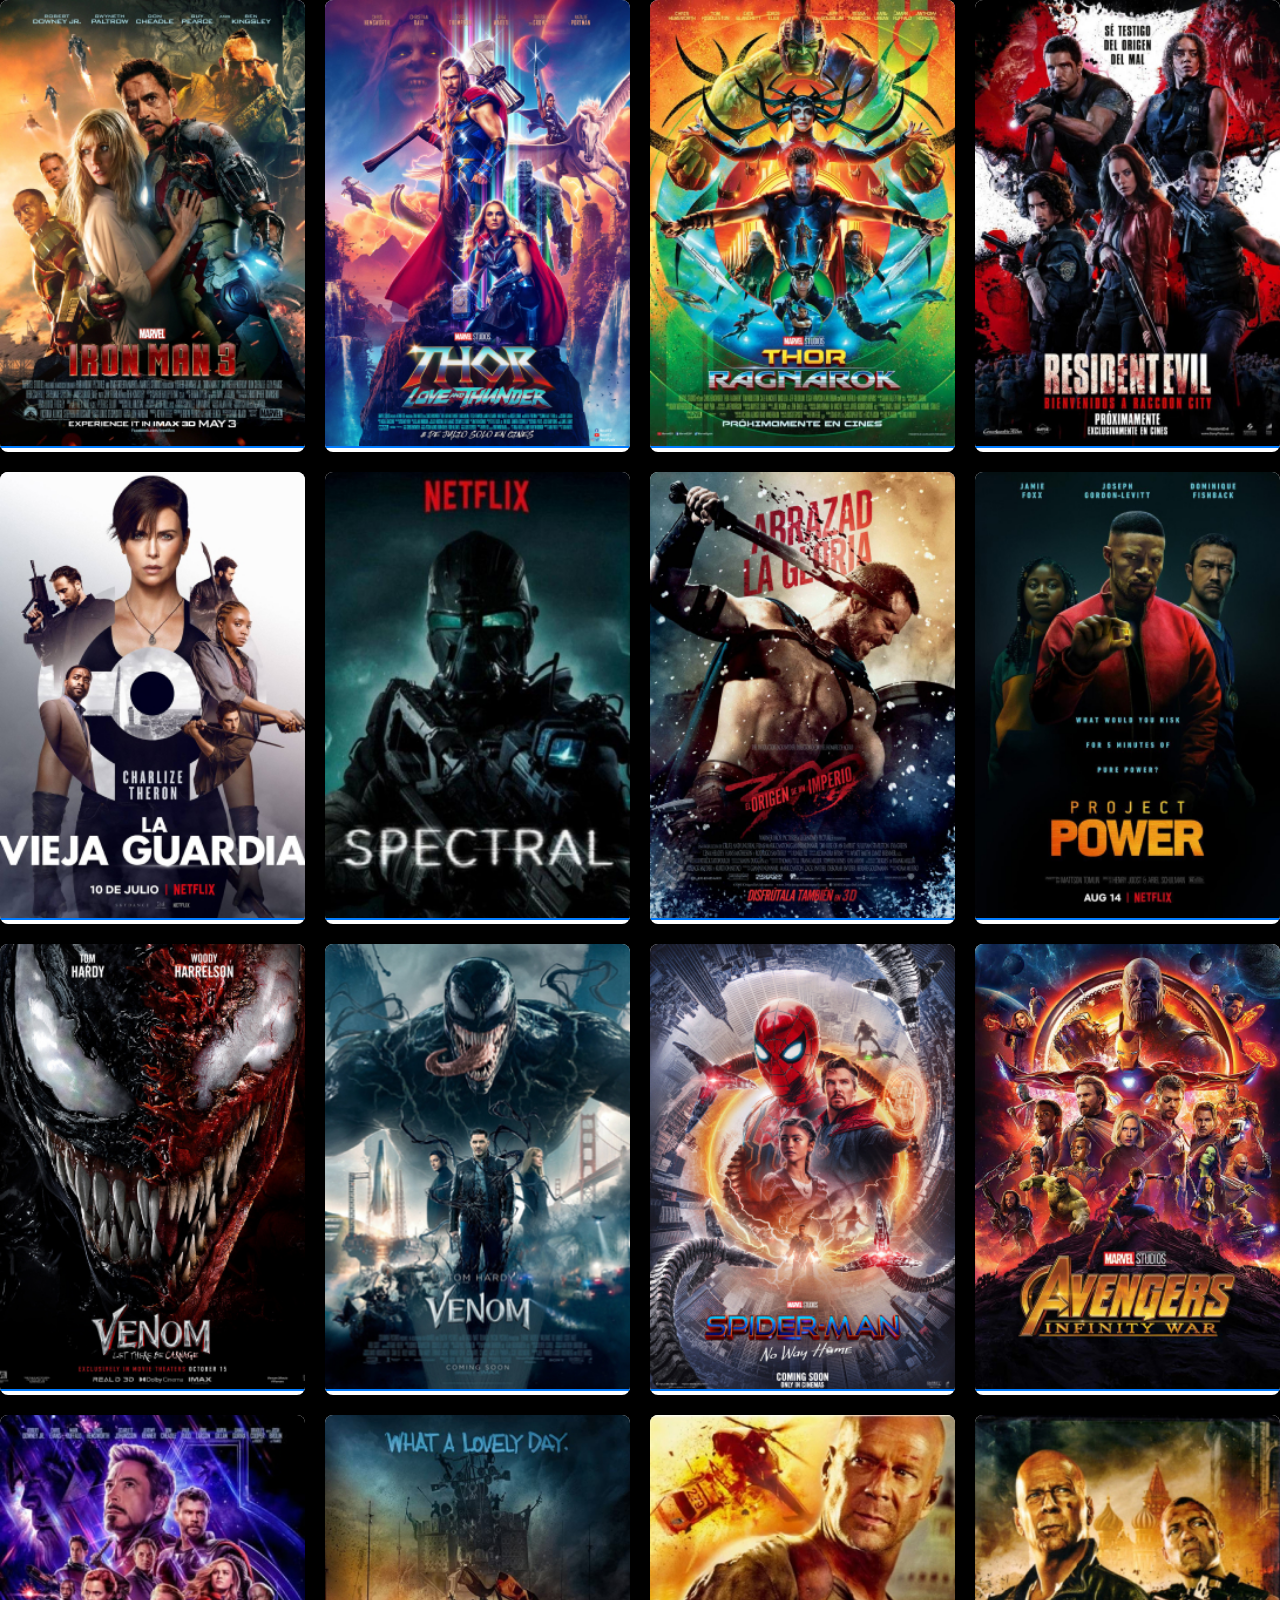
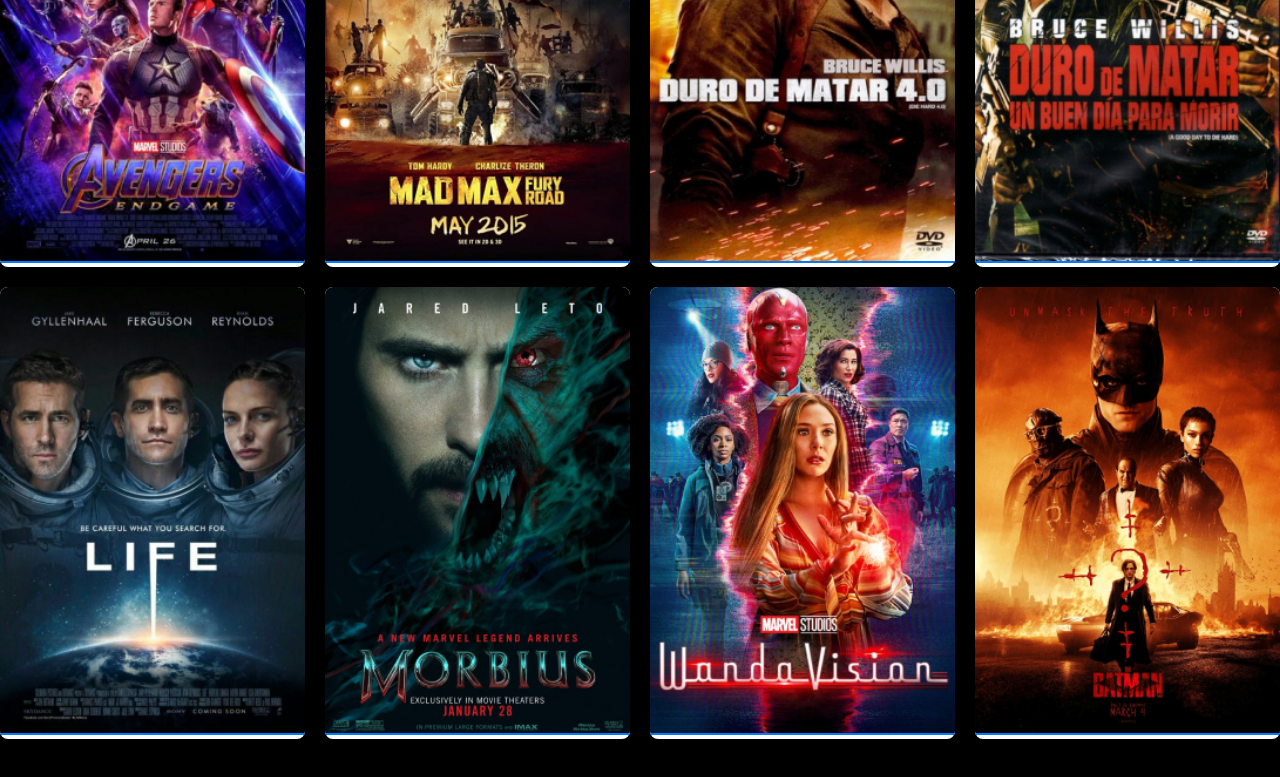
<file: HTML/CardsG.html>
<!DOCTYPE html>
<html lang="es">
<head>
    <meta charset="UTF-8">
    <meta name="viewport" content="width=device-width, initial-scale=1.0">
    <title>Cards general</title>
    <link rel="stylesheet" href="../CSS/Cards.css">
    <link rel="icon" type="image/png" href="../IMG/antropologia.png"/>
</head>
<body>
    <div class="image-container">
        <div class="info menu">
            <a href="https://www.youtube.com/watch?v=mCdA4bJAGGk" target="_blank">
                <img src="../IMG/1.jpg" alt="Descripción de la imagen 1" class="image">
                <div class="menu-content">
                    <h3>IRON MAN 3</h3>
                    <p>Iron Man 3 es una película de superhéroes de 2013 basada en el personaje de Marvel Comics</p>
                </div>
            </a>
        </div>
        <div class="info menu">
            <a href="https://www.youtube.com/watch?v=mCdA4bJAGGk" target="_blank">
                <img src="../IMG/2.jpg" alt="Descripción de la imagen 2" class="image">
                <div class="menu-content">
                    <h3>THOR LOVE AND THUNDER</h3>
                    <p>Thor: Love and Thunder es una película de superhéroes de 2022 del Universo Cinematográfico de Marvel</p>
                </div>
            </a>    
        </div>
        <div class="info menu">
            <a href="https://www.youtube.com/watch?v=mCdA4bJAGGk" target="_blank">
                <img src="../IMG/3.jpg" alt="Descripción de la imagen 3" class="image">
                <div class="menu-content">
                    <h3>THOR RAGNAROK</h3>
                    <p>Thor RAGNAROK es una película de superhéroes de 2022 del Universo Cinematográfico de Marvel</p>
                </div>
            </a>
        </div>
        <div class="info menu">
            <a href="https://www.youtube.com/watch?v=mCdA4bJAGGk" target="_blank">
                <img src="../IMG/4.jpg" alt="Descripción de la imagen 4" class="image">
                <div class="menu-content">
                    <h3>RESIDENTEVIL</h3>
                    <p>RESIDENTEVIL En RESIDENT EVIL: WELCOME TO RACCOON CITY, una vez fue el hogar en auge del gigante farmacéutico Umbrella Corporation</p>
                </div>
            </a>
        </div>
        <div class="info menu">
            <a href="https://www.youtube.com/watch?v=mCdA4bJAGGk" target="_blank">
                <img src="../IMG/5.jpg" alt="Descripción de la imagen 5" class="image">
                <div class="menu-content">
                    <h3>LA VIEJA GUARDIA</h3>
                    <p>La vieja guardia es una película de acción y ciencia ficción de 2020 que cuenta la historia de un grupo de mercenarios inmortales que son perseguidos por sus poderes</p>
                </div>
            </a>
        </div>
        <div class="info menu">
            <a href="https://www.youtube.com/watch?v=mCdA4bJAGGk" target="_blank">
                <img src="../IMG/6.jpg" alt="Descripción dla imagen 6" class="image">
                <div class="menu-content">
                    <h3>SPECTRAL</h3>
                    <p>Spectral es una película de ciencia ficción y acción estadounidense que se estrenó en Netflix el 9 de diciembre de 2016. </p>
                </div>
            </a>
        </div>
        <div class="info menu">
            <a href="https://www.youtube.com/watch?v=mCdA4bJAGGk" target="_blank">
                <img src="../IMG/7.jpg" alt="Descripción de la imagen 7" class="image">
                <div class="menu-content">
                    <h3>ABRAZAD LA GLORIA</h3>
                    <p>300: Abrazad la Gloria es un videojuego de acción en el que el jugador controla al general Temístocles en su misión de evitar que los persas conquisten Grecia</p>
                </div>
            </a>
        </div>
        <div class="info menu">
            <a href="https://www.youtube.com/watch?v=mCdA4bJAGGk" target="_blank">
                <img src="../IMG/8.jpg" alt="Descripción de la imagen 8" class="image">
                <div class="menu-content">
                    <h3>PROJECT POWER</h3>
                    <p>Proyecto Power es una película de ciencia ficción del 2020 que trata sobre una pastilla que otorga superpoderes temporales y la búsqueda de sus responsables</p>
                </div>
            </a>
        </div>
        <div class="info menu">
            <a href="https://www.youtube.com/watch?v=mCdA4bJAGGk" target="_blank">
                <img src="../IMG/9.jpg" alt="Descripción de la imagen 9" class="image">
                <div class="menu-content">
                    <h3>VENOM AND CARNAGE</h3>
                    <p>Venom y Carnage son personajes de Marvel Comics que se caracterizan por ser simbiontes extraterrestres que se unen a un huésped humano para obtener poderes mejorados</p>
                </div>
            </a>
        </div>
        <div class="info menu">
            <a href="https://www.youtube.com/watch?v=mCdA4bJAGGk" target="_blank">
                <img src="../IMG/10.jpg" alt="Descripción de la imagen 10" class="image">
                <div class="menu-content">
                    <h3>VENOM </h3>
                    <p>Venom es un personaje de Marvel Comics que se describe como un simbionte alienígena con forma amorfa y semilíquido que se une a un huésped, generalmente humano, para sobrevivir</p>
                </div>
            </a>
        </div>
        <div class="info menu">
            <a href="https://www.youtube.com/watch?v=mCdA4bJAGGk" target="_blank">
                <img src="../IMG/11.jpg" alt="Descripción de la imagen 11" class="image">
                <div class="menu-content">
                    <h3>SPIDER MAN NO WAY HOME </h3>
                    <p>Spider-Man: No Way Home es una película de acción, aventura y ciencia ficción de 2021, dirigida por Jon Watts. La película cuenta la historia de Peter Parker, quien, tras ser desenmascarado como Spider-Man, pide ayuda al Doctor Strange para volver a la normalidad.</p>
                </div>
            </a>
        </div>
        <div class="info menu">
            <a href="https://www.youtube.com/watch?v=mCdA4bJAGGk" target="_blank">
                <img src="../IMG/12.jpg" alt="Descripción de la imagen 12" class="image">
                <div class="menu-content">
                    <h3>AVENGERS INFINITY WAR</h3>
                    <p>nuevo peligro acecha procedente de las sombras del cosmos. Thanos, el infame tirano intergaláctico, tiene como objetivo reunir las seis Gemas del Infinito, artefactos de poder inimaginable, y usarlas para imponer su perversa voluntad a toda la existencia.</p>
                </div>
            </a>
        </div>
        <div class="info menu">
            <a href="https://www.youtube.com/watch?v=mCdA4bJAGGk" target="_blank">
                <img src="../IMG/13.jpg" alt="Descripción de la imagen 13" class="image">
                <div class="menu-content">
                    <h3>AVENGERS END GAME</h3>
                    <p>Avengers: Endgame es una película de Marvel Studios que se desarrolla después de los acontecimientos de Avengers: Infinity War. En esta película, los Vengadores se reúnen para restaurar el orden en el universo y deshacer las acciones de Thanos, el Titán Loco, que eliminó a la mitad de la población del universo</p>
                </div>
            </a>
        </div>    
        <div class="info menu">
            <a href="https://www.youtube.com/watch?v=mCdA4bJAGGk" target="_blank">
                <img src="../IMG/14.jpg" alt="Descripción de la imagen 14" class="image">
                <div class="menu-content">
                    <h3>MAD MAX</h3>
                    <p>Mad Max es una saga de películas y videojuegos que se desarrolla en un mundo postapocalíptico donde los sobrevivientes se organizan para evitar a las bandas de merodeadores</p>
                </div>
            </a>
        </div>
        <div class="info menu">
            <a href="https://www.youtube.com/watch?v=mCdA4bJAGGk" target="_blank">
                <img src="../IMG/15.jpg" alt="Descripción de la imagen 15" class="image">
                <div class="menu-content">
                    <h3>DURO DE MATAR 4.0</h3>
                    <p>Duro de matar 4.0 (2007) es una película de acción en la que el detective John McClane (Bruce Willis) se enfrenta a un nuevo tipo de terrorista que amenaza la infraestructura informática de los Estados Unidos</p>
                </div>
            </a>
        </div>
        <div class="info menu">
            <a href="https://www.youtube.com/watch?v=mCdA4bJAGGk" target="_blank">
                <img src="../IMG/16.jpg" alt="Descripción de la imagen 16" class="image">
                <div class="menu-content">
                    <h3>DURO DE MATAR UN BUEN DIA PARA MORIR</h3>
                    <p>Duro de matar: Un buen día para morir es una película de acción de 2013 que cuenta la historia de John McClane, un policía de Nueva York que se encuentra en el lugar equivocado en el momento equivocado</p>
                </div>
            </a>
        </div>
        <div class="info menu">
            <a href="https://www.youtube.com/watch?v=mCdA4bJAGGk" target="_blank">
                <img src="../IMG/17.jpg" alt="Descripción de la imagen 18" class="image">
                <div class="menu-content">
                    <h3>LIFE</h3>
                    <p>La película Life (Vida) de 2017 es un thriller de terror sobre una tripulación de la Estación Espacial Internacional que descubre una forma de vida extraterrestre en Marte</p>
                </div>
            </a>
        </div>
        <div class="info menu">
            <a href="https://www.youtube.com/watch?v=mCdA4bJAGGk" target="_blank">
                <img src="../IMG/18.jpg" alt="Descripción de la imagen 18" class="image">
                <div class="menu-content">
                    <h3>MORBIUS</h3>
                    <p>Morbius es una película de 2022 de acción, ciencia ficción, aventura y terror basada en el personaje de Marvel Comics. La película trata sobre el Dr. Michael Morbius, un bioquímico que se somete a un experimento para curar su rara enfermedad sanguínea y termina adquiriendo habilidades vampíricas</p>
                </div>
            </a>
        </div>
        <div class="info menu">
            <a href="https://www.youtube.com/watch?v=mCdA4bJAGGk" target="_blank">
                <img src="../IMG/19.jpg" alt="Descripción de la imagen 19" class="image">
                <div class="menu-content">
                    <h3>WANDA AND VISION</h3>
                    <p>WandaVision es una serie de Marvel Studios que combina el estilo de las comedias clásicas con el universo cinematográfico de Marvel. La serie cuenta la historia de Wanda y VISION</p>
                </div>
            </a>
        </div>
        <div class="info menu">
            <a href="https://www.youtube.com/watch?v=mCdA4bJAGGk" target="_blank">
                <img src="../IMG/20.jpg" alt="Descripción de la imagen 20" class="image">
                <div class="menu-content">
                    <h3>BATMAN</h3>
                    <p>The Batman es una película de 2022 que cuenta la historia de Bruce Wayne, un multimillonario que se convierte en el vigilante enmascarado Batman para combatir el crimen en Gotham City.</p>
                </div>
            </a>
        </div>
    </div>
</body>
</file>
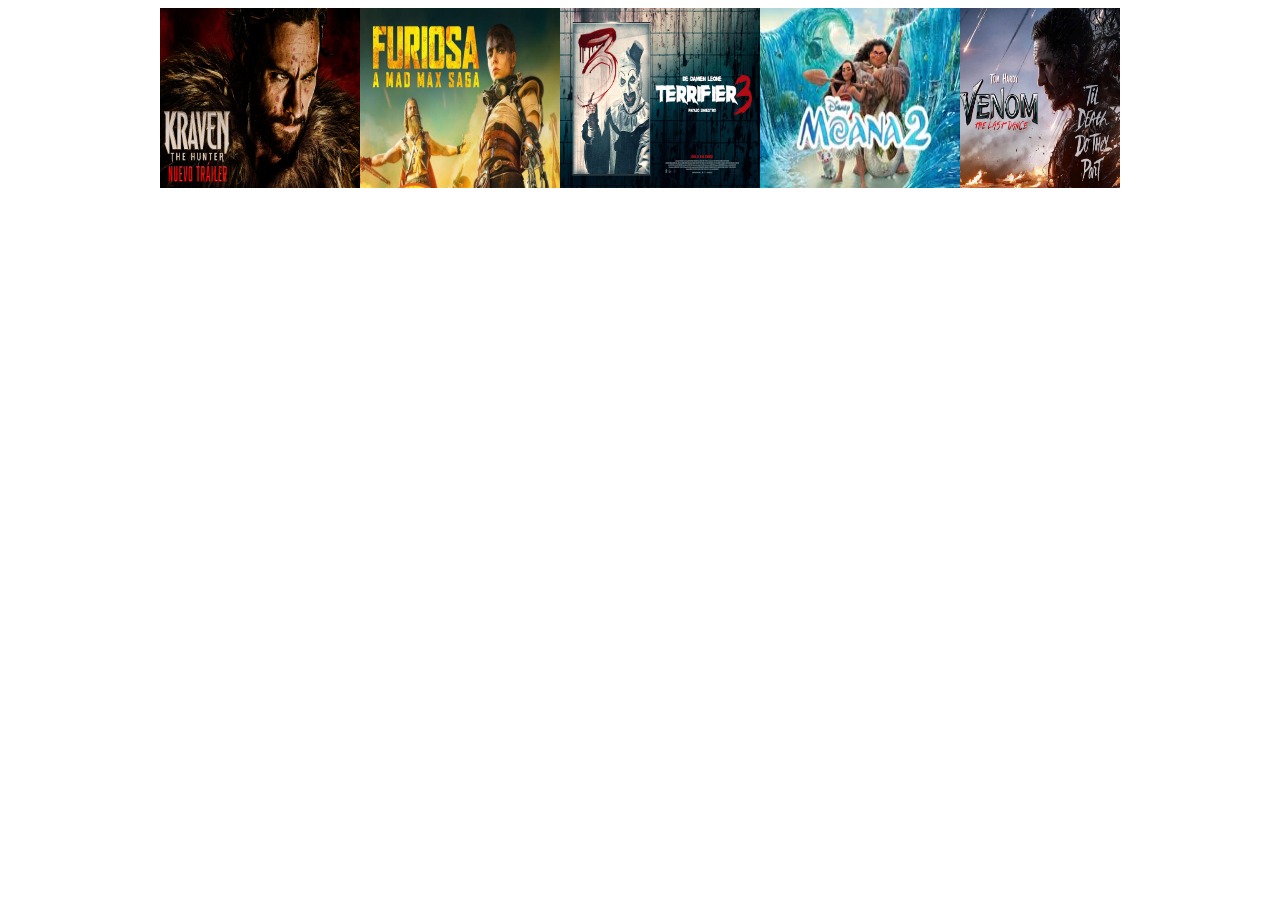
<file: HTML/Carrusel.html>
<!DOCTYPE html>
<html lang="en">
<head>
    <meta charset="UTF-8">
    <meta name="viewport" content="width=device-width, initial-scale=1.0">
    <title>Document</title>
    <link rel="stylesheet" href="../CSS/Carrusel.css">
</head>
<body>

    <div class="slider">
        <div class="slide-track">
            <div class="slide">
                <img src="../IMG/car1.jpg" alt="">
            </div>
            <div class="slide">
                <img src="../IMG/car2.jpg" alt="">
            </div>
            <div class="slide">
                <img src="../IMG/car3.jpg" alt="">
            </div>
            <div class="slide">
                <img src="../IMG/car4.jpg" alt="">
            </div>
            <div class="slide">
                <img src="../IMG/car5.jpeg" alt="">
            </div>
            <div class="slide">
                <img src="../IMG/car8.jpg" alt="">
            </div>
            <div class="slide">
                <img src="../IMG/car6.jpg" alt="">
            </div>
            <div class="slide">
                <img src="../IMG/car7.jpg" alt="">
            </div>
            <div class="slide">
                <img src="../IMG/car9.jpg" alt="">
            </div>
            <div class="slide">
                <img src="../IMG/car10.jpg" alt="">
            </div>
            <div class="slide">
                <img src="../IMG/car11.jpg" alt="">
            </div>
            <div class="slide">
                <img src="../IMG/car12.jpg" alt="">
            </div>
            <div class="slide">
                <img src="../IMG/car13.jpg" alt="">
            </div>
            <div class="slide">
                <img src="../IMG/car14.jpg" alt="">
            </div>
        </div>
    </div>
</body>
</html>
</file>
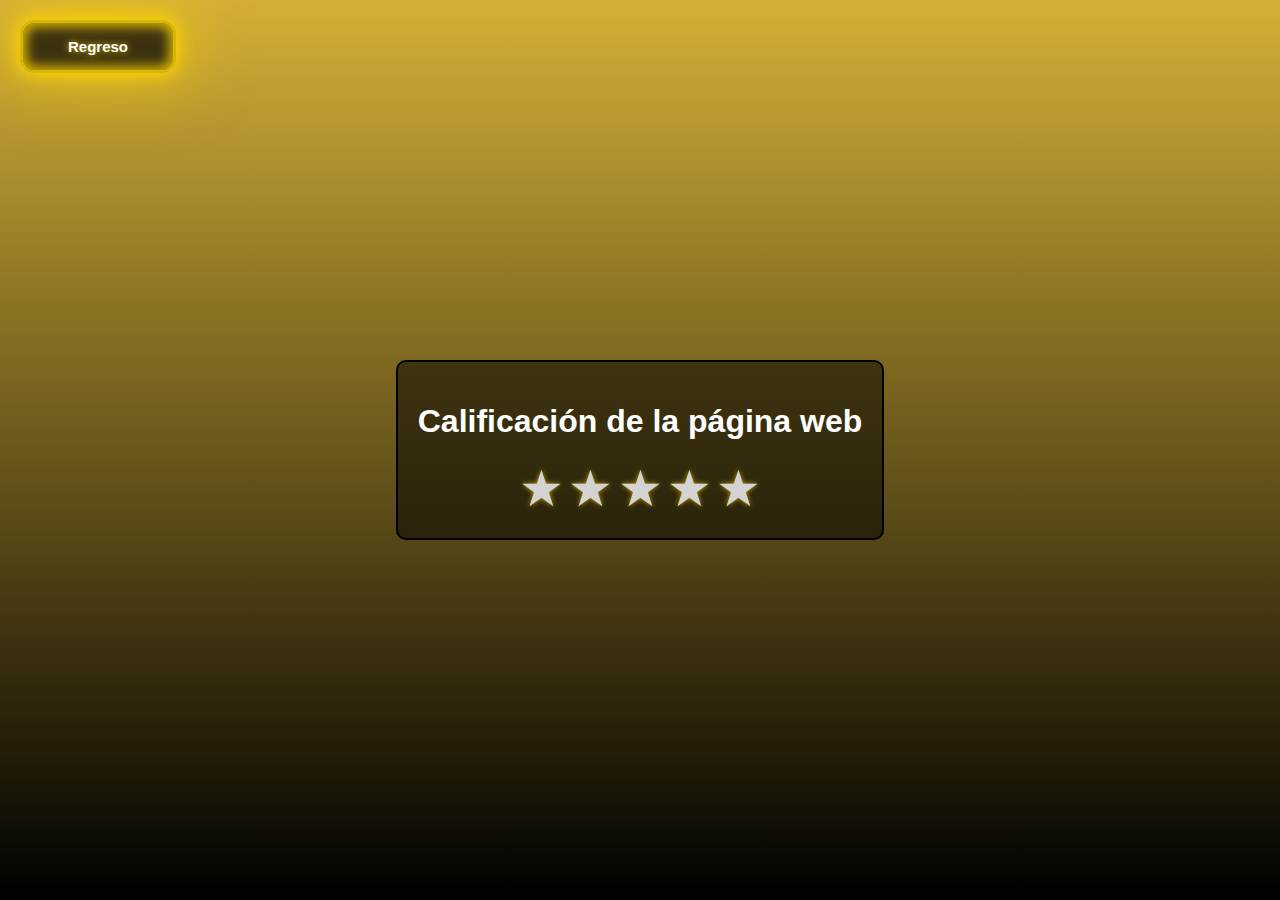
<file: HTML/Manteni2.html>
<!DOCTYPE html>
<html lang="es">
<head>
    <meta charset="UTF-8">
    <meta name="viewport" content="width=device-width, initial-scale=1.0">
    <title>Calificación de la Página Web</title>
    <link rel="stylesheet" href="../CSS/Manteni2.css">
    <link rel="icon" type="image/png" href="../IMG/antropologia.png"/>
</head>
<body>
    <div class="calificacion-container"> <!-- Contenedor para centrar todo -->
        <h1>Calificación de la página web</h1>
        <div class="estrellas"> <!-- Este div estará debajo del h1 -->
            <input type="radio" name="estrellas" id="estrella1" />
            <label for="estrella1" class="estrella">★</label>
            <input type="radio" name="estrellas" id="estrella2" />
            <label for="estrella2" class="estrella">★</label>
            <input type="radio" name="estrellas" id="estrella3" />
            <label for="estrella3" class="estrella">★</label>
            <input type="radio" name="estrellas" id="estrella4" />
            <label for="estrella4" class="estrella">★</label>
            <input type="radio" name="estrellas" id="estrella5" />
            <label for="estrella5" class="estrella">★</label>
        </div>
    </div>
    <a href="../HTML/index.html" class="regreso">Regreso</a>
</body>
</html>
</file>
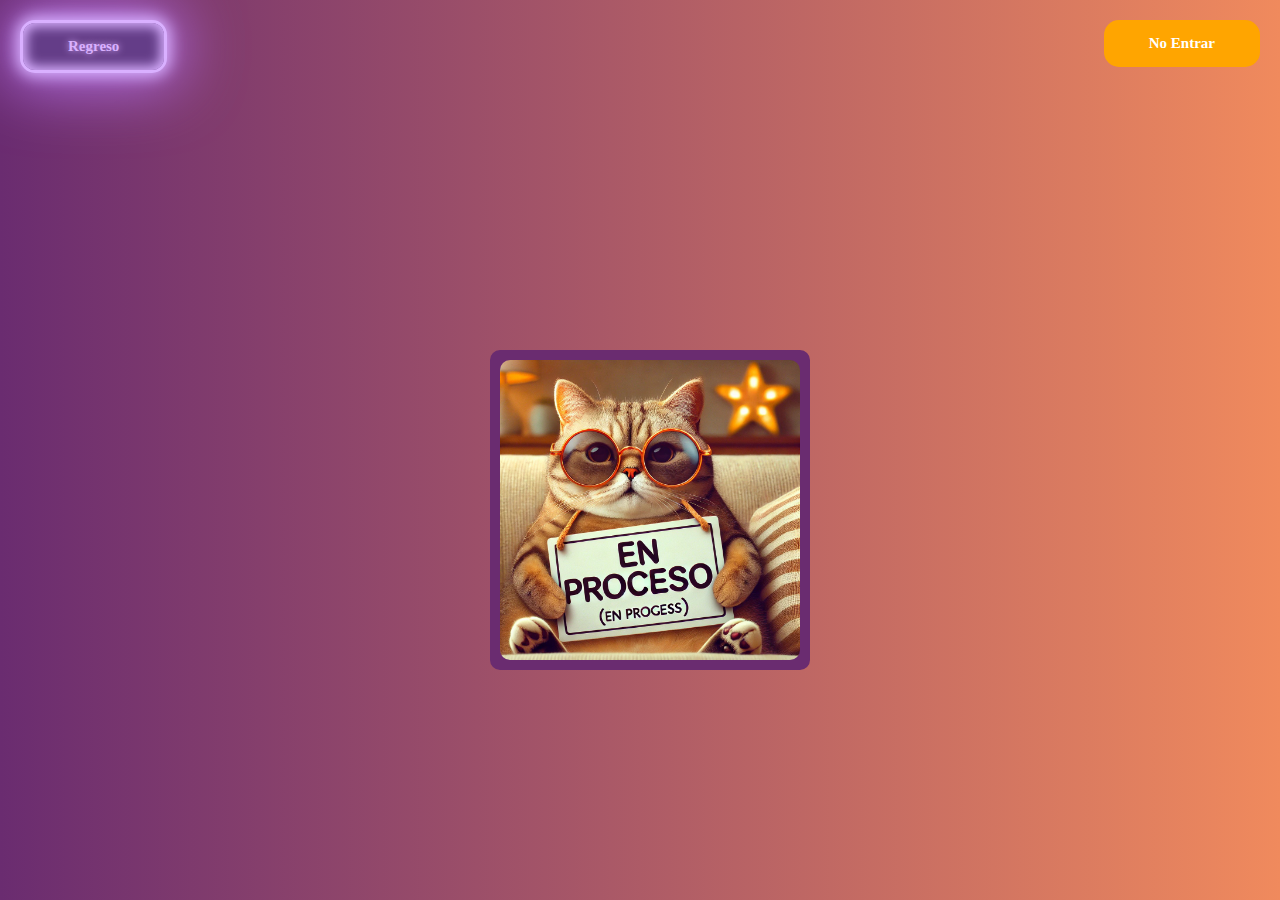
<file: HTML/Mantenimiento.html>
<!DOCTYPE html>
<html lang="en">
<head>
    <meta charset="UTF-8">
    <meta name="viewport" content="width=device-width, initial-scale=1.0">
    <link rel="stylesheet" href="../CSS/Mantenimiento.css">
    <link rel="icon" type="image/png" href="../IMG/antropologia.png"/>
    <title>Document</title>
</head>
<body>
    
<div class="card">
  <div class="card-inner">
    <div class="card-front">
        <img src="../IMG/mant1.jpg" alt="">
    </div>
    <div class="card-back">
      <img src="../IMG/mant2.jpg" alt="">
    </div>
  </div>
</div>

<a href="../HTML/index.html" class="regreso">Regreso</a>
<a href="../HTML/Manteni2.html" class="no-entrar">No Entrar</a> 
</body>
</html>
</file>
<file: CSS/Cards.css>
body {
    font-family: Arial, sans-serif;
    background-color: #000000;
    margin: auto;
    padding: auto;
}

.image-container {
    display: grid;
    grid-template-columns: repeat(4, 1fr);
    gap: 20px; 
}

.info {
    position: relative; 
    background-color: #fff;
    border-radius: 8px;
    box-shadow: 0 2px 10px rgba(0, 0, 0, 0.1);
    overflow: hidden;
    transition: transform 0.3s, box-shadow 0.3s; 
}

.info:hover {
    transform: scale(1.05);
    box-shadow: 0 4px 20px rgba(0, 0, 0, 0.2); 
}

.image {
    width: 100%;
    height: auto;
    border-bottom: 2px solid #007BFF; 
    cursor: pointer; 
}

.menu-content {
    display: none; 
    position: absolute; 
    top: 0; 
    left: 0; 
    right: 0; 
    bottom: 0; 
    padding: 10px; 
    background-color: rgba(0, 0, 0, 0.7); 
    transition: opacity 0.3s; 
    opacity: 0; 
    display: flex; 
    flex-direction: column; 
    justify-content: center; 
    align-items: center; 
}

.info:hover .menu-content {
    opacity: 1; 
    display: flex; 
}

.menu-content h3, .menu-content p {
    margin: 0; 
    color: #fff; 
}

.menu-content h3 {
    font-size: 1.5em; 
    margin-bottom: 5px; 
}

.menu-content p {
    font-size: 1em; 
    line-height: 1.5; 
}


.button {
    display: inline-block;
    padding: 10px 15px;
    background-color: #007BFF;
    color: #fff;
    border: none;
    border-radius: 5px;
    text-decoration: none;
    transition: background-color 0.3s;
}

.button:hover {
    background-color: #0056b3; 
}

.Header {
    width: 100% !important;
    height: 280px !important;
    overflow: hidden; 
    border: none;   
    display: block;
}

.Footer{
    width: 100% !important;
    height: 700px !important;
    overflow: hidden; 
    border: none;
    display: block;
}

h1 {
    font-size: 2.5em; 
    color: #fff; /* Color blanco */
    text-align: center; /* Centrar el texto */
    margin: 20px 0; /* Margen superior e inferior */
}

@media (max-width: 768px) {
    .image-container {
        grid-template-columns: repeat(2, 1fr); 
    }
}

@media (max-width: 480px) {
    .image-container {
        grid-template-columns: 1fr; 
    }
}
</file>
<file: CSS/Carrusel.css>
.slider {
    width: 75vw;
    height: auto;
    margin: auto;
    overflow: hidden;
}

.slider .slide-track {
    display: flex;
    animation: scroll 40s linear infinite;
    -webkit-animation: scroll 40s linear infinite;
    width: calc(200px * 14);
}

.slider .slide {
    width: 200px;
}

.slider .slide img {
    width: 100%;
    height: 180px;
    object-fit: format;

}

@keyframes scroll {
    0% {
        -webkit-transform: translateX(0);
        transform: translateX(0);
    }
    100% {
        -webkit-transform: translateX(calc(-200px * 7));
        transform: translateX(calc(-200px * 7));
    }   
}
</file>
<file: CSS/Manteni2.css>
body {
  font-family: Arial, sans-serif;
  text-align: center;
  background: linear-gradient(to bottom, #d4af37, #000000); /* Degradado dorado a negro */
  margin: 0; /* Eliminar márgenes por defecto */
  height: 100vh; /* Asegurarse de que el fondo cubra toda la altura de la ventana */
  display: flex; /* Usar flexbox */
  justify-content: center; /* Centrar horizontalmente */
  align-items: center; /* Centrar verticalmente */
}

.calificacion-container {
  padding: 20px;
  border: 2px solid black; /* Borde negro */
  border-radius: 10px; /* Bordes redondeados */
  background: rgba(0, 0, 0, 0.5); /* Fondo semi-transparente para el contenedor */
}

h1 {
  margin-bottom: 20px; /* Espacio debajo del h1 */
  color: white; /* Color del texto en blanco para mejor contraste */
}

.estrellas {
  direction: rtl; /* Para que la primera estrella sea la más a la izquierda */
  display: inline-block;
}

.estrellas input {
  display: none; /* Ocultar los inputs de tipo radio */
}

.estrellas label {
  font-size: 50px; /* Tamaño de las estrellas */
  color: lightgray; /* Color por defecto de las estrellas */
  cursor: pointer; /* Cambiar el cursor al pasar sobre las estrellas */
  transition: color 0.2s ease; /* Suavizar el cambio de color */
}

.estrellas input:checked ~ label {
  color: gold; /* Color dorado para las estrellas seleccionadas */
}

.estrellas label:hover,
.estrellas label:hover ~ label {
  color: gold; /* Color dorado al pasar el mouse sobre las estrellas */
}

.estrellas input:checked + label:hover,
.estrellas input:checked + label:hover ~ label {
  color: gold; /* Mantener el color dorado si se selecciona una estrella y se pasa el mouse sobre ella */
}

/* Efecto de sombra para las estrellas */
.estrellas label {
  text-shadow: 0 0 5px rgba(255, 215, 0, 0.7); /* Sombra dorada */
}

.estrellas label:hover {
  transform: scale(1.2); /* Aumentar el tamaño de la estrella al pasar el mouse */
  transition: transform 0.2s ease; /* Suavizar la animación de aumento */
}

.regreso {
  --glow-color: rgba(255, 215, 0, 0.8); /* Color dorado más suave */
  --glow-spread-color: rgba(255, 215, 0, 0.5); /* Sombra dorada más suave */
  --enhanced-glow-color: rgba(255, 215, 0, 0.9); /* Color dorado más brillante */
  --btn-color: rgba(0, 0, 0, 0.7); /* Fondo negro semi-transparente */
  border: .25em solid var(--glow-color);
  padding: 1em 3em;
  color: white; /* Cambiar el color del texto a blanco para mejor contraste */
  font-size: 15px;
  font-weight: bold;
  background-color: var(--btn-color);
  border-radius: 1em;
  outline: none;
  box-shadow: 0 0 1em .25em var(--glow-color),
              0 0 4em 1em var(--glow-spread-color),
              inset 0 0 .75em .25em var(--glow-color);
  text-shadow: 0 0 .5em var(--glow-color);
  position: absolute; 
  top: 20px; 
  left: 20px; 
  z-index: 2; 
  transition: all 0.3s;
  cursor: pointer;
  text-decoration: none;
}
</file>
<file: CSS/Mantenimiento.css>
body {
    background: linear-gradient(to right, #6A2C70, #F08A5D); 
    display: flex;
    justify-content: center; 
    align-items: center; 
    height: 100vh; 
    margin: 0; 
    position: relative; 
}

.card {
    width: 300px;
    height: 200px;
    perspective: 1000px;
    z-index: 1; 
}

.card-inner {
    width: 100%;
    height: 100%;
    position: relative;
    transform-style: preserve-3d;
    transition: transform 0.999s;
}

.card:hover .card-inner {
    transform: rotateY(180deg);
}

.card-front,
.card-back {
    position: absolute;
    width: 100%;
    height: 150%;
    backface-visibility: hidden;
}

.card-front {
    background-color: #6A2C70;
    color: #fff;
    display: flex;
    align-items: center;
    border: 10px solid #6A2C70;
    border-radius: 10px;
    justify-content: center;
    font-size: 24px;
    transform: rotateY(0deg);
}

.card-back {
    background-color: #F08A5D;
    color: #fff;
    display: flex;
    align-items: center;
    border: 10px solid #F08A5D;
    border-radius: 10px;
    justify-content: center;
    font-size: 24px;
    transform: rotateY(180deg);
}

img {
    width: 300%;
    height: 100%;
    object-fit: cover;
    border-radius: 10px;
}


.regreso {
    --glow-color: rgb(217, 176, 255);
    --glow-spread-color: rgba(191, 123, 255, 0.781);
    --enhanced-glow-color: rgb(231, 206, 255);
    --btn-color: rgb(100, 61, 136);
    border: .25em solid var(--glow-color);
    padding: 1em 3em;
    color: var(--glow-color);
    font-size: 15px;
    font-weight: bold;
    background-color: var(--btn-color);
    border-radius: 1em;
    outline: none;
    box-shadow: 0 0 1em .25em var(--glow-color),
           0 0 4em 1em var(--glow-spread-color),
           inset 0 0 .75em .25em var(--glow-color);
    text-shadow: 0 0 .5em var(--glow-color);
    position: absolute; 
    top: 20px; 
    left: 20px; 
    z-index: 2; 
    transition: all 0.3s;
}


.no-entrar {
    background-color: orange; 
    color: white; 
    border: none; 
    padding: 1em 3em; 
    font-size: 15px; 
    font-weight: bold; 
    border-radius: 1em; 
    position: absolute; 
    top: 20px; 
    right: 20px; 
    z-index: 2; 
    transition: all 0.3s; 
}

.no-entrar:hover {
    background-color: darkorange; 
}

a {
    text-decoration: none;
}
</file>
